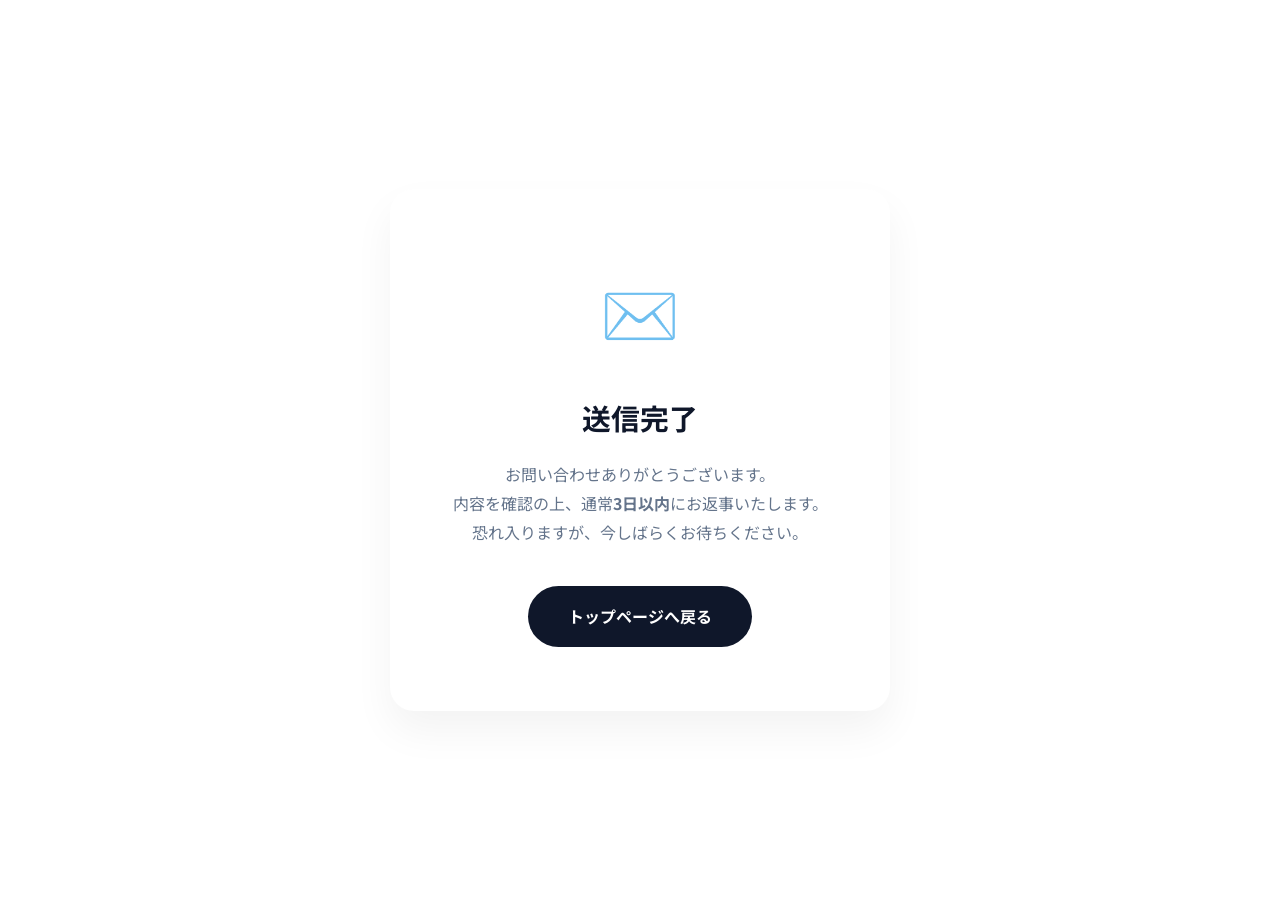
<file: thanks.html>
<!DOCTYPE html>
<html lang="ja">

<head>
    <meta charset="UTF-8">
    <meta name="viewport" content="width=device-width, initial-scale=1.0">
    <title>送信完了 | THE LOCAL DX</title>
    <link rel="preconnect" href="https://fonts.googleapis.com">
    <link rel="preconnect" href="https://fonts.gstatic.com" crossorigin>
    <link
        href="https://fonts.googleapis.com/css2?family=Outfit:wght@400;700;900&family=Noto+Sans+JP:wght@400;500;700&display=swap"
        rel="stylesheet">
    <link rel="stylesheet" href="style.css">
    <style>
        .thanks-container {
            height: 100vh;
            display: flex;
            align-items: center;
            justify-content: center;
            text-align: center;
            padding: 0 1.5rem;
        }

        .thanks-content {
            background: var(--white);
            padding: 4rem 2rem;
            border-radius: 24px;
            box-shadow: 0 20px 40px rgba(0, 0, 0, 0.05);
            max-width: 500px;
            width: 100%;
        }

        .thanks-icon {
            font-size: 4rem;
            margin-bottom: 1.5rem;
            display: inline-block;
        }

        .thanks-title {
            font-size: 1.8rem;
            font-weight: 700;
            margin-bottom: 1rem;
            color: var(--primary);
        }

        .thanks-text {
            color: var(--text-muted);
            line-height: 1.8;
            margin-bottom: 2.5rem;
        }

        .btn-home {
            display: inline-block;
            background: var(--primary);
            color: var(--white);
            text-decoration: none;
            padding: 1rem 2.5rem;
            border-radius: 50px;
            font-weight: 700;
            transition: var(--transit);
        }

        .btn-home:hover {
            transform: translateY(-2px);
            box-shadow: 0 8px 16px rgba(0, 0, 0, 0.1);
        }
    </style>
</head>

<body>
    <div class="thanks-container">
        <div class="thanks-content">
            <span class="thanks-icon">✉️</span>
            <h1 class="thanks-title">送信完了</h1>
            <p class="thanks-text">
                お問い合わせありがとうございます。<br>
                内容を確認の上、通常<strong>3日以内</strong>にお返事いたします。<br>
                恐れ入りますが、今しばらくお待ちください。
            </p>
            <a href="index.html" class="btn-home">トップページへ戻る</a>
        </div>
    </div>
</body>

</html>
</file>
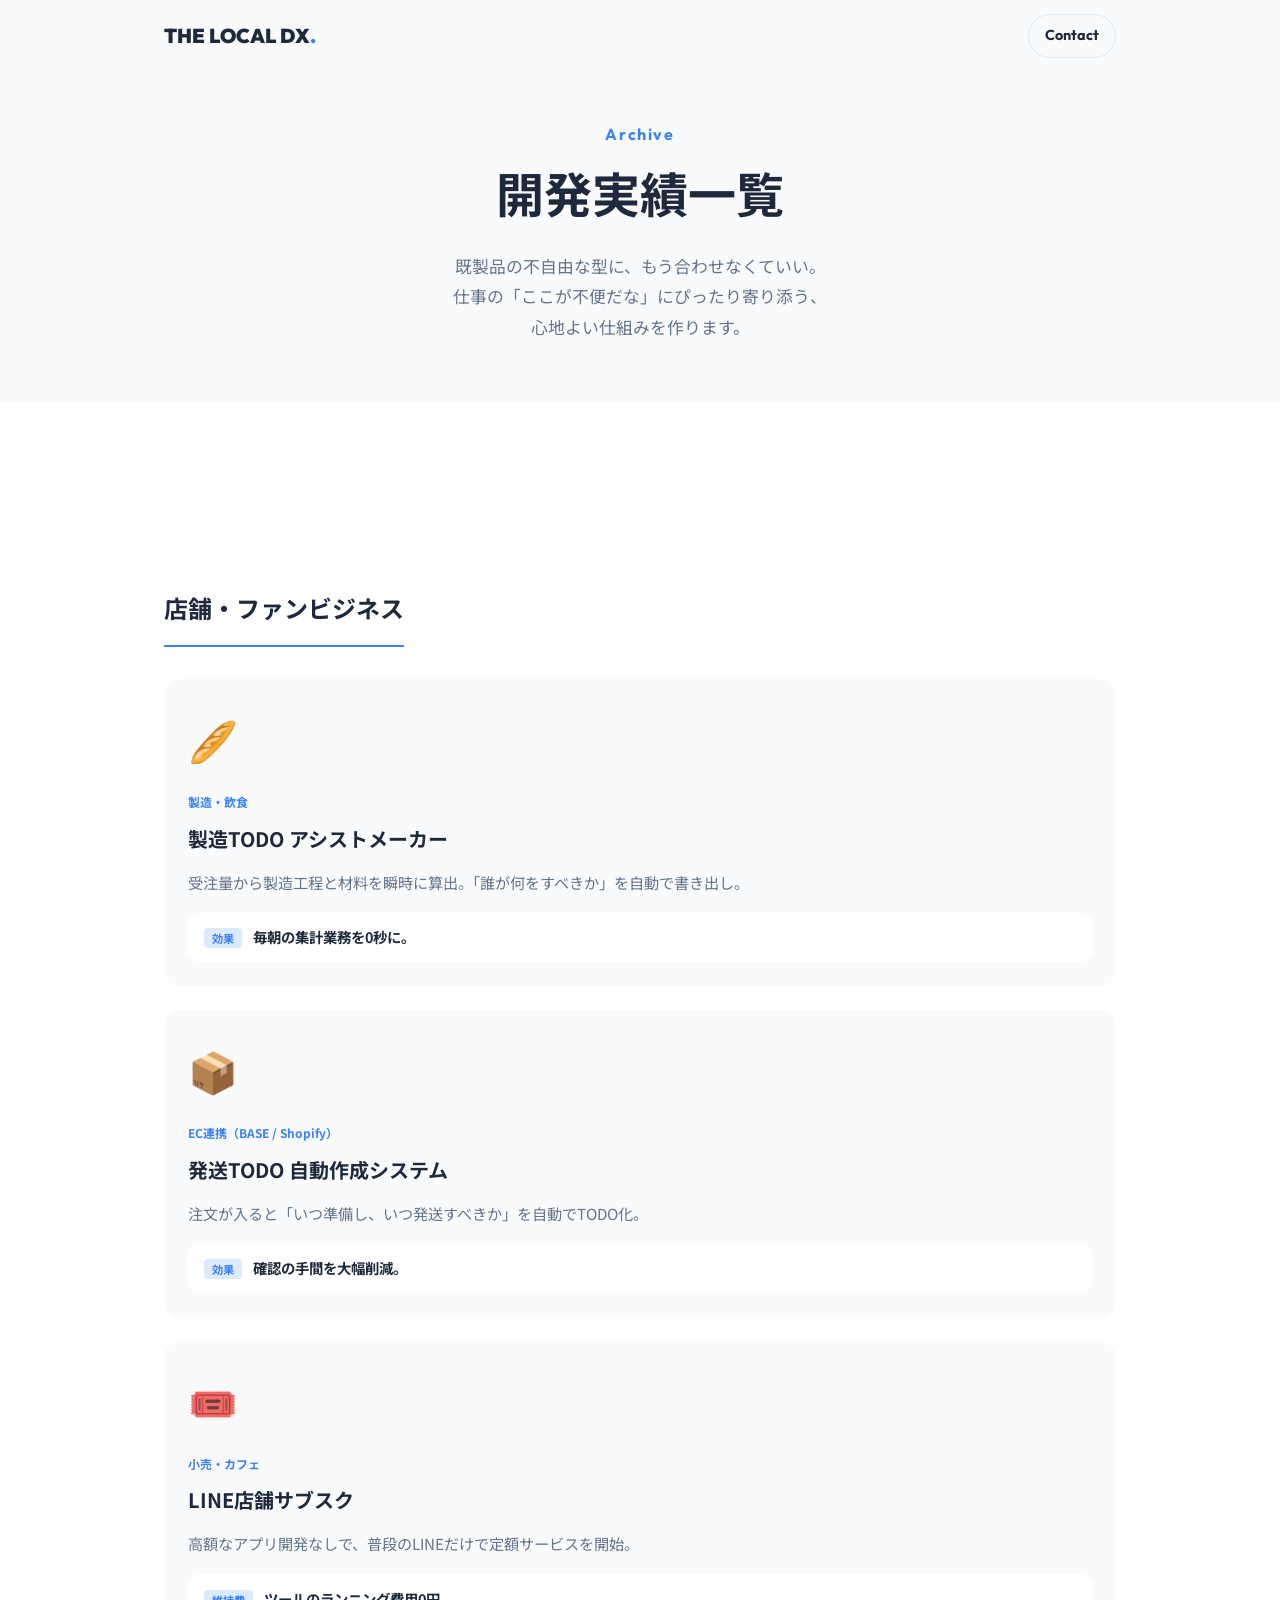
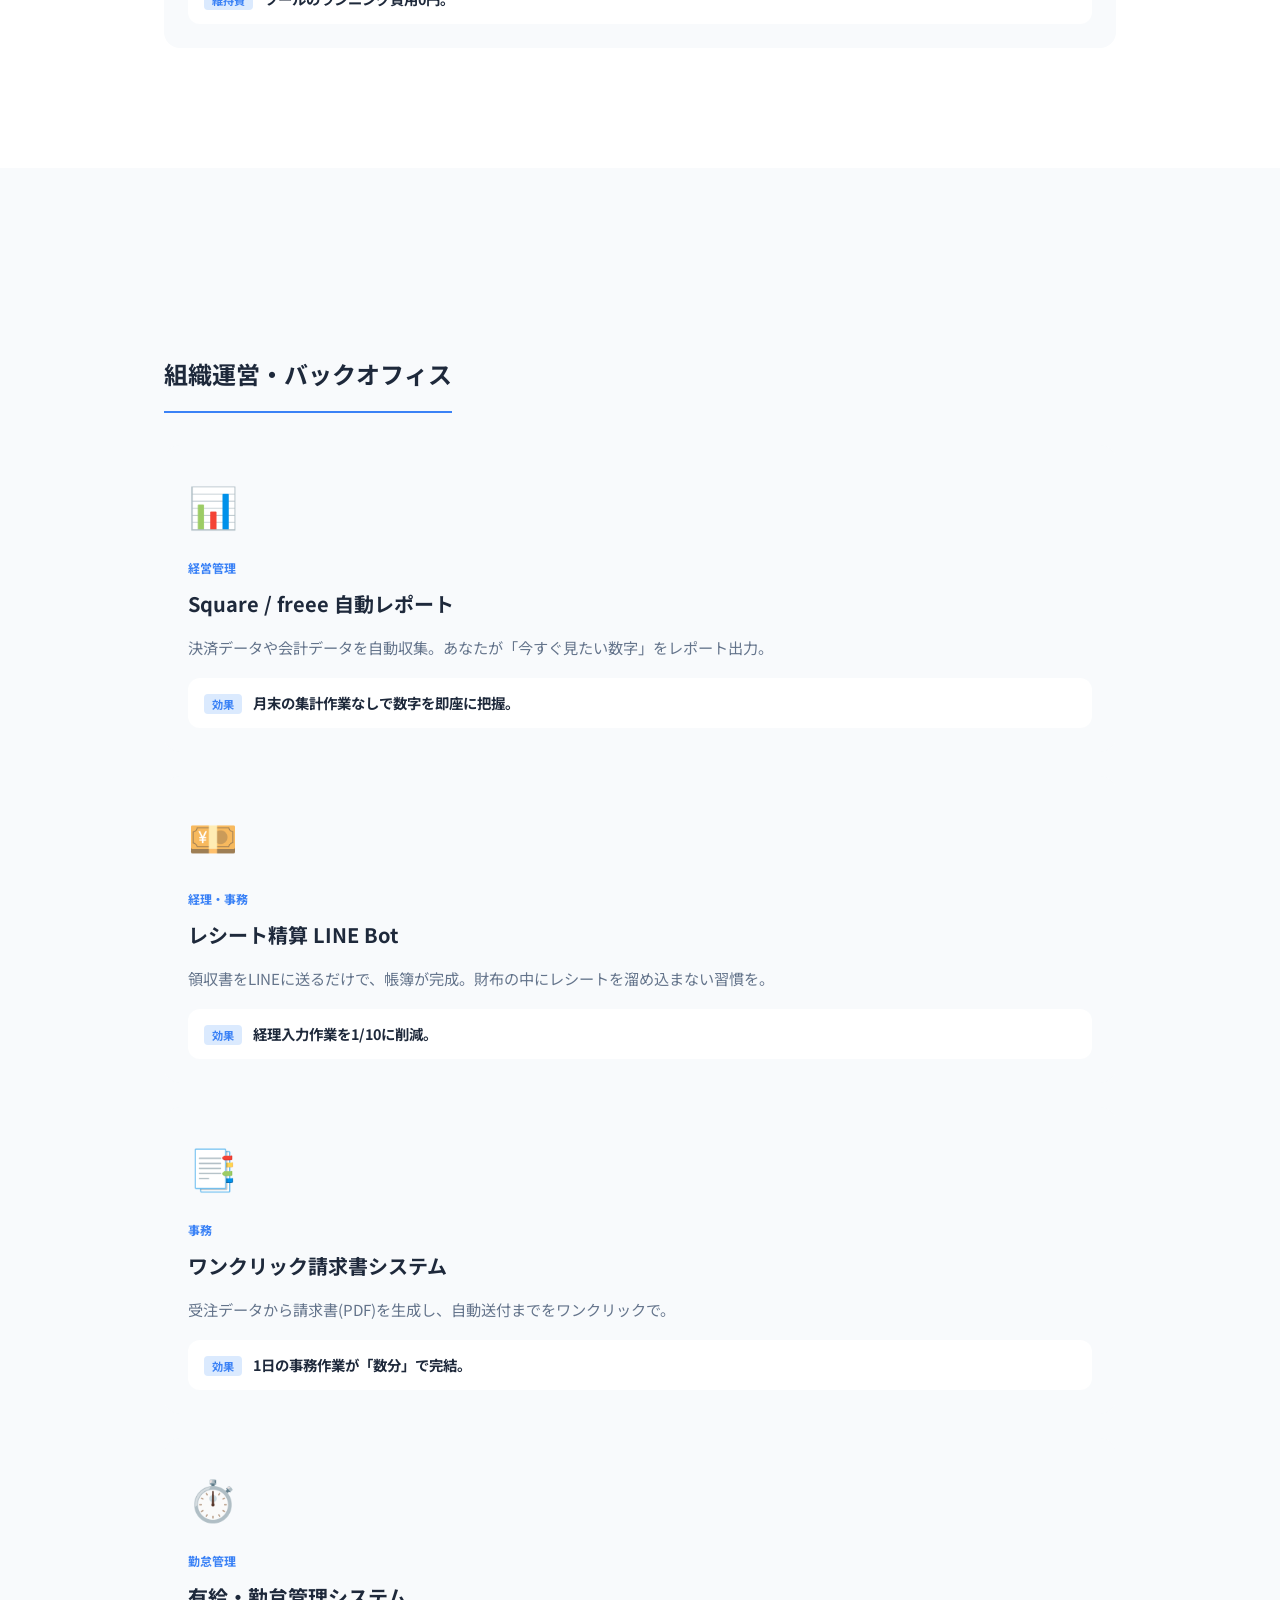
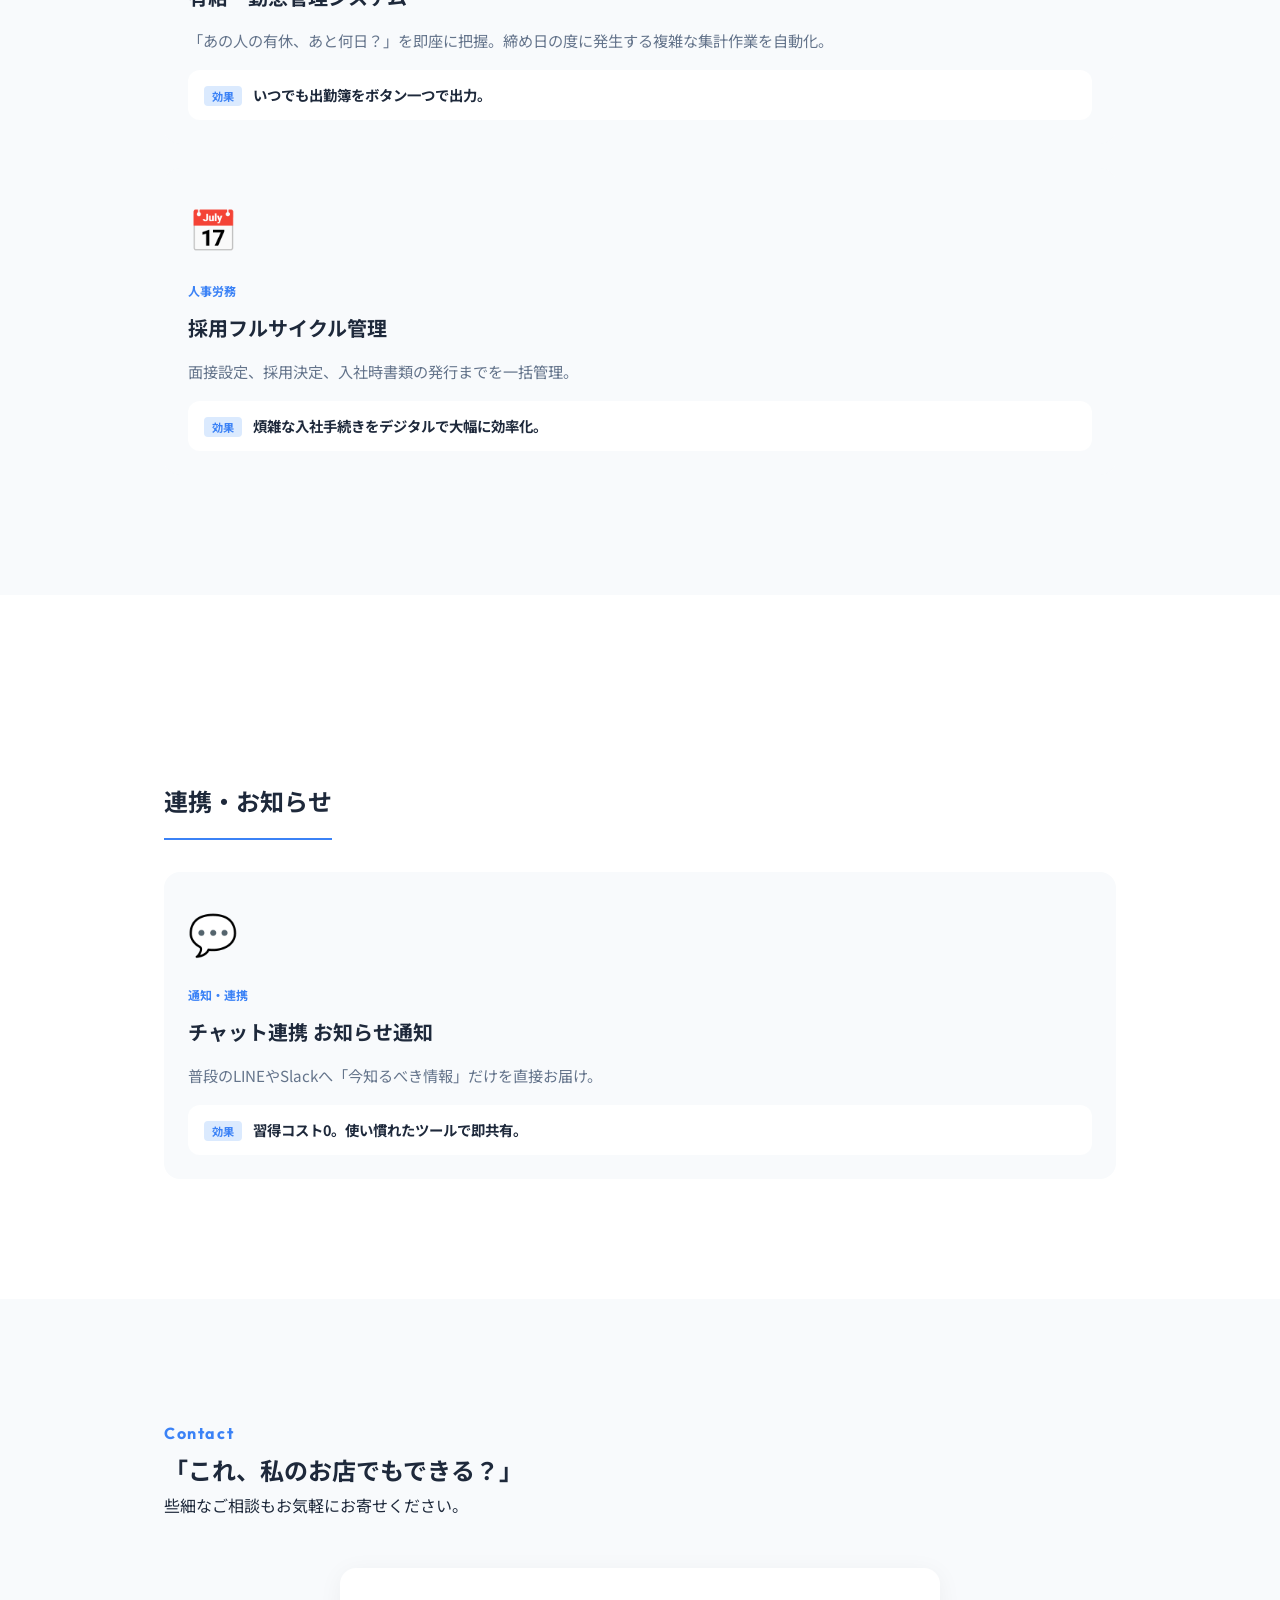
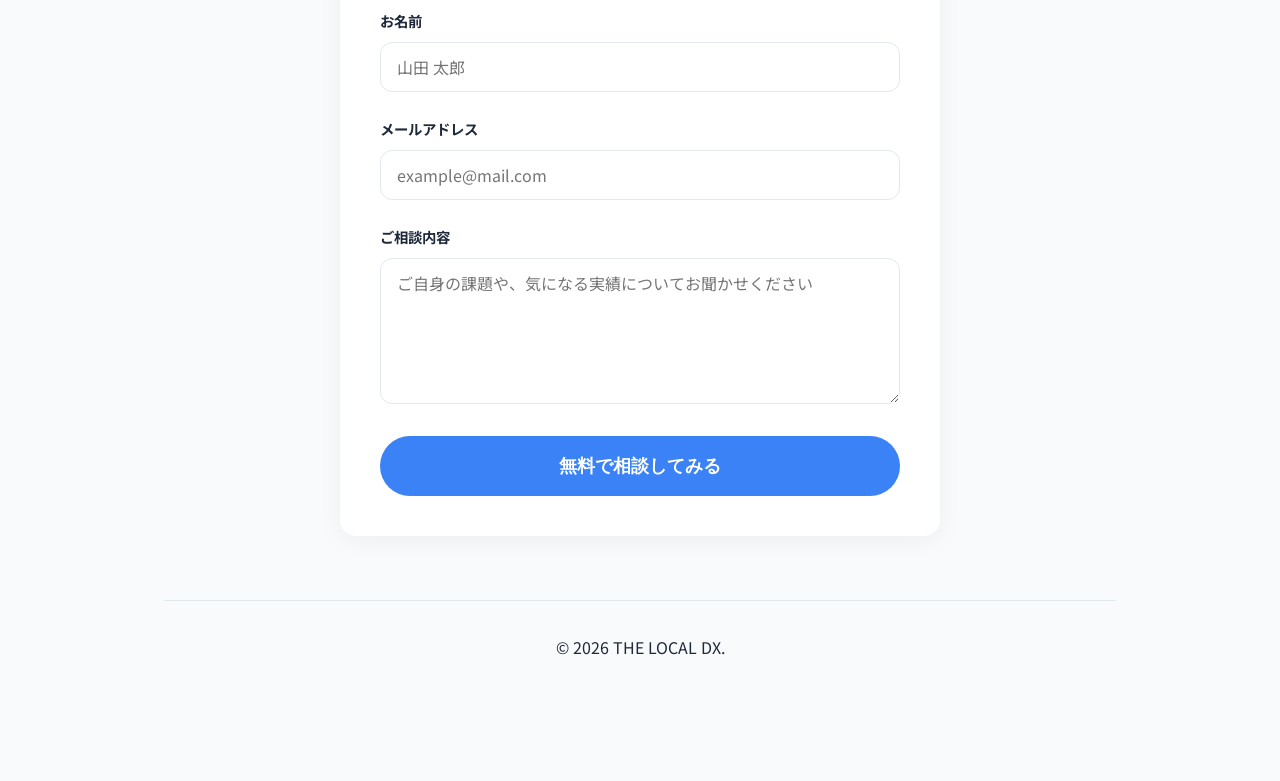
<file: works.html>
<!DOCTYPE html>
<html lang="ja">

<head>
    <meta charset="UTF-8">
    <meta name="viewport" content="width=device-width, initial-scale=1.0">
    <title>Works | THE LOCAL DX - 開発実績一覧</title>
    <link rel="preconnect" href="https://fonts.googleapis.com">
    <link rel="preconnect" href="https://fonts.gstatic.com" crossorigin>
    <link
        href="https://fonts.googleapis.com/css2?family=Outfit:wght@400;700;900&family=Noto+Sans+JP:wght@400;500;700&display=swap"
        rel="stylesheet">
    <link rel="stylesheet" href="style.css">
    <style>
        .works-hero {
            padding: 120px 0 60px;
            background: var(--bg-sub);
            text-align: center;
        }

        .works-hero h1 {
            font-size: clamp(2rem, 8vw, 3rem);
            margin-bottom: 1rem;
        }

        .category-title {
            margin-top: 4rem;
            margin-bottom: 2rem;
            padding-bottom: 1rem;
            border-bottom: 2px solid var(--accent);
            display: inline-block;
        }
    </style>
</head>

<body>

    <header class="header">
        <div class="container header-inner">
            <h2 class="logo"><a href="index.html" style="text-decoration:none; color:inherit;">THE LOCAL
                    DX<span>.</span></a></h2>
            <a href="index.html#contact" class="header-link">Contact</a>
        </div>
    </header>

    <main>
        <section class="works-hero">
            <div class="container">
                <p class="sub-title">Archive</p>
                <h1>開発実績一覧</h1>
                <p class="hero-text" style="max-width: 600px; margin: 0 auto;">
                    既製品の不自由な型に、もう合わせなくていい。<br>
                    仕事の「ここが不便だな」にぴったり寄り添う、<br>
                    心地よい仕組みを作ります。
                </p>
            </div>
        </section>

        <!-- カテゴリ1: 店舗・ファンビジネス -->
        <section class="section-padding">
            <div class="container">
                <h2 class="category-title">店舗・ファンビジネス</h2>
                <div class="work-grid">
                    <article class="work-card">
                        <div class="work-image">🥖</div>
                        <div class="work-content">
                            <span class="category">製造・飲食</span>
                            <h3>製造TODO アシストメーカー</h3>
                            <p class="problem">受注量から製造工程と材料を瞬時に算出。「誰が何をすべきか」を自動で書き出し。</p>
                            <div class="result"><span class="r-badge">効果</span> 毎朝の集計業務を0秒に。</div>
                        </div>
                    </article>
                    <article class="work-card">
                        <div class="work-image">📦</div>
                        <div class="work-content">
                            <span class="category">EC連携（BASE / Shopify）</span>
                            <h3>発送TODO 自動作成システム</h3>
                            <p class="problem">注文が入ると「いつ準備し、いつ発送すべきか」を自動でTODO化。</p>
                            <div class="result"><span class="r-badge">効果</span> 確認の手間を大幅削減。</div>
                        </div>
                    </article>
                    <article class="work-card">
                        <div class="work-image">🎟️</div>
                        <div class="work-content">
                            <span class="category">小売・カフェ</span>
                            <h3>LINE店舗サブスク</h3>
                            <p class="problem">高額なアプリ開発なしで、普段のLINEだけで定額サービスを開始。</p>
                            <div class="result"><span class="r-badge">維持費</span> ツールのランニング費用0円。</div>
                        </div>
                    </article>
                </div>
            </div>
        </section>

        <!-- カテゴリ2: 組織運営・バックオフィス -->
        <section class="section-padding" style="background: var(--bg-sub);">
            <div class="container">
                <h2 class="category-title">組織運営・バックオフィス</h2>
                <div class="work-grid">
                    <article class="work-card">
                        <div class="work-image">📊</div>
                        <div class="work-content">
                            <span class="category">経営管理</span>
                            <h3>Square / freee 自動レポート</h3>
                            <p class="problem">決済データや会計データを自動収集。あなたが「今すぐ見たい数字」をレポート出力。</p>
                            <div class="result"><span class="r-badge">効果</span> 月末の集計作業なしで数字を即座に把握。</div>
                        </div>
                    </article>
                    <article class="work-card">
                        <div class="work-image">💴</div>
                        <div class="work-content">
                            <span class="category">経理・事務</span>
                            <h3>レシート精算 LINE Bot</h3>
                            <p class="problem">領収書をLINEに送るだけで、帳簿が完成。財布の中にレシートを溜め込まない習慣を。</p>
                            <div class="result"><span class="r-badge">効果</span> 経理入力作業を1/10に削減。</div>
                        </div>
                    </article>
                    <article class="work-card">
                        <div class="work-image">📑</div>
                        <div class="work-content">
                            <span class="category">事務</span>
                            <h3>ワンクリック請求書システム</h3>
                            <p class="problem">受注データから請求書(PDF)を生成し、自動送付までをワンクリックで。</p>
                            <div class="result"><span class="r-badge">効果</span> 1日の事務作業が「数分」で完結。</div>
                        </div>
                    </article>
                    <article class="work-card">
                        <div class="work-image">⏱️</div>
                        <div class="work-content">
                            <span class="category">勤怠管理</span>
                            <h3>有給・勤怠管理システム</h3>
                            <p class="problem">「あの人の有休、あと何日？」を即座に把握。締め日の度に発生する複雑な集計作業を自動化。</p>
                            <div class="result"><span class="r-badge">効果</span> いつでも出勤簿をボタン一つで出力。</div>
                        </div>
                    </article>
                    <article class="work-card">
                        <div class="work-image">📅</div>
                        <div class="work-content">
                            <span class="category">人事労務</span>
                            <h3>採用フルサイクル管理</h3>
                            <p class="problem">面接設定、採用決定、入社時書類の発行までを一括管理。</p>
                            <div class="result"><span class="r-badge">効果</span> 煩雑な入社手続きをデジタルで大幅に効率化。</div>
                        </div>
                    </article>
                </div>
            </div>
        </section>

        <!-- カテゴリ3: 連携・通知 -->
        <section class="section-padding">
            <div class="container">
                <h2 class="category-title">連携・お知らせ</h2>
                <div class="work-grid">
                    <article class="work-card">
                        <div class="work-image">💬</div>
                        <div class="work-content">
                            <span class="category">通知・連携</span>
                            <h3>チャット連携 お知らせ通知</h3>
                            <p class="problem">普段のLINEやSlackへ「今知るべき情報」だけを直接お届け。</p>
                            <div class="result"><span class="r-badge">効果</span> 習得コスト0。使い慣れたツールで即共有。</div>
                        </div>
                    </article>
                </div>
            </div>
        </section>
    </main>

    <footer id="contact" class="footer section-padding">
        <div class="container">
            <div class="section-title text-center">
                <p class="sub-title">Contact</p>
                <h2 class="footer-title">「これ、私のお店でもできる？」</h2>
                <p class="footer-text">些細なご相談もお気軽にお寄せください。</p>
            </div>

            <form action="https://formsubmit.co/shtorishir0816@gmail.com" method="POST" class="contact-form"
                id="contactForm">
                <input type="hidden" name="_next" value="https://sei0816.github.io/the-local-dx/thanks.html">
                <input type="hidden" name="_captcha" value="false">

                <div class="form-group">
                    <label for="name">お名前</label>
                    <input type="text" name="name" id="name" placeholder="山田 太郎" required>
                </div>

                <div class="form-group">
                    <label for="email">メールアドレス</label>
                    <input type="email" name="email" id="email" placeholder="example@mail.com" required>
                </div>

                <div class="form-group">
                    <label for="message">ご相談内容</label>
                    <textarea name="message" id="message" rows="5" placeholder="ご自身の課題や、気になる実績についてお聞かせください"
                        required></textarea>
                </div>

                <button type="submit" class="btn-primary-large">無料で相談してみる</button>
            </form>

            <div class="footer-bottom">
                <p class="copyright">&copy; 2026 THE LOCAL DX.</p>
            </div>
        </div>
    </footer>

    <!-- 確認用モーダル -->
    <div class="modal-overlay" id="modalOverlay">
        <div class="modal-content">
            <h3 class="modal-title">内容のご確認</h3>

            <div class="confirm-item">
                <p class="confirm-label">お名前</p>
                <p class="confirm-value" id="confirmName"></p>
            </div>

            <div class="confirm-item">
                <p class="confirm-label">メールアドレス</p>
                <p class="confirm-value" id="confirmEmail"></p>
            </div>

            <div class="confirm-item">
                <p class="confirm-label">ご相談内容</p>
                <p class="confirm-value" id="confirmMessage"></p>
            </div>

            <div class="modal-actions">
                <button type="button" class="btn-modal btn-back" id="backBtn">修正する</button>
                <button type="button" class="btn-modal btn-send" id="finalSendBtn">この内容で送信</button>
            </div>
        </div>
    </div>

    <script>
        const contactForm = document.getElementById('contactForm');
        const modalOverlay = document.getElementById('modalOverlay');
        const backBtn = document.getElementById('backBtn');
        const finalSendBtn = document.getElementById('finalSendBtn');

        const confirmName = document.getElementById('confirmName');
        const confirmEmail = document.getElementById('confirmEmail');
        const confirmMessage = document.getElementById('confirmMessage');

        contactForm.addEventListener('submit', function (e) {
            e.preventDefault();
            confirmName.textContent = document.getElementById('name').value;
            confirmEmail.textContent = document.getElementById('email').value;
            confirmMessage.textContent = document.getElementById('message').value;
            modalOverlay.classList.add('active');
        });

        backBtn.addEventListener('click', function () {
            modalOverlay.classList.remove('active');
        });

        finalSendBtn.addEventListener('click', function () {
            contactForm.submit();
        });

        modalOverlay.addEventListener('click', function (e) {
            if (e.target === modalOverlay) {
                modalOverlay.classList.remove('active');
            }
        });
    </script>
</body>

</html>
</file>
<file: style.css>
:root {
    --primary: #0F172A;
    --accent: #3B82F6;
    --accent-glow: rgba(59, 130, 246, 0.4);
    --bg-main: #FFFFFF;
    --bg-sub: #F8FAFC;
    --text-main: #1E293B;
    --text-muted: #64748B;
    --white: #FFFFFF;
    --radius-lg: 32px;
    --radius-md: 16px;
    --transit: 0.3s cubic-bezier(0.23, 1, 0.32, 1);
}

/* Base Styles */
* {
    margin: 0;
    padding: 0;
    box-sizing: border-box;
    -webkit-tap-highlight-color: transparent;
}

html {
    scroll-behavior: smooth;
    font-size: 16px;
}

body {
    font-family: 'Noto Sans JP', sans-serif;
    color: var(--text-main);
    background-color: var(--bg-main);
    line-height: 1.8;
    word-break: break-word;
    overflow-x: hidden;
}

.container {
    width: 100%;
    max-width: 1000px;
    margin: 0 auto;
    padding: 0 1.5rem;
}

/* Header */
.header {
    height: 72px;
    display: flex;
    align-items: center;
    position: absolute;
    top: 0;
    width: 100%;
    z-index: 100;
}

.header-inner {
    display: flex;
    justify-content: space-between;
    align-items: center;
}

.logo {
    font-family: 'Outfit', sans-serif;
    font-size: 1.25rem;
    font-weight: 900;
}

.logo span {
    color: var(--accent);
}

.header-link {
    font-family: 'Outfit', sans-serif;
    text-decoration: none;
    color: var(--text-main);
    font-weight: 700;
    font-size: 0.9rem;
    padding: 8px 16px;
    border: 1px solid #E2E8F0;
    border-radius: 50px;
}

/* Hero */
.hero {
    min-height: 90vh;
    display: flex;
    align-items: center;
    background: radial-gradient(circle at top right, #EFF6FF 0%, #FFFFFF 60%);
    padding-top: 100px;
}

.hero-badge {
    display: inline-block;
    background: var(--accent);
    color: var(--white);
    font-family: 'Outfit', sans-serif;
    font-weight: 700;
    font-size: 0.8rem;
    padding: 4px 12px;
    border-radius: 100px;
    margin-bottom: 1.5rem;
}

.hero-title {
    font-size: clamp(1.8rem, 8vw, 2.8rem);
    font-weight: 700;
    line-height: 1.3;
    margin-bottom: 1.5rem;
    letter-spacing: -0.02em;
}

.hero-title span {
    color: var(--accent);
}

.hero-text {
    font-size: 1.05rem;
    color: var(--text-muted);
    max-width: 500px;
}

.scroll-indicator {
    margin-top: 4rem;
    font-family: 'Outfit', sans-serif;
    font-size: 0.75rem;
    text-transform: uppercase;
    letter-spacing: 0.2rem;
    color: var(--text-muted);
    position: relative;
    padding-left: 40px;
}

.scroll-indicator::before {
    content: '';
    position: absolute;
    left: 0;
    top: 50%;
    width: 30px;
    height: 1px;
    background: var(--text-muted);
}

/* Works Card */
.section-padding {
    padding: clamp(80px, 10vw, 120px) 0;
}

.section-title {
    margin-bottom: 3rem;
}

.sub-title {
    font-family: 'Outfit', sans-serif;
    color: var(--accent);
    font-weight: 700;
    letter-spacing: 0.1em;
}

.work-grid {
    display: grid;
    gap: 1.5rem;
}

.work-card {
    background: var(--bg-sub);
    border-radius: var(--radius-md);
    padding: 1.5rem;
    transition: var(--transit);
}

.work-card:active {
    transform: scale(0.98);
}

.work-image {
    font-size: 2.5rem;
    margin-bottom: 1rem;
}

.category {
    font-size: 0.75rem;
    font-weight: 700;
    color: var(--accent);
    margin-bottom: 0.5rem;
    display: block;
}

.work-card h3 {
    font-size: 1.25rem;
    margin-bottom: 0.75rem;
}

.problem {
    font-size: 0.95rem;
    color: var(--text-muted);
    margin-bottom: 1rem;
}

.result {
    padding: 0.75rem 1rem;
    background: var(--white);
    border-radius: 12px;
    font-size: 0.9rem;
    font-weight: 700;
}

.r-badge {
    background: #DBEAFE;
    color: var(--accent);
    padding: 2px 8px;
    border-radius: 4px;
    margin-right: 8px;
    font-size: 0.7rem;
}

/* Philosophy */
.philosophy {
    background: var(--primary);
    color: var(--white);
    border-radius: var(--radius-lg) var(--radius-lg) 0 0;
}

.philosophy h2 {
    font-size: 1.8rem;
    margin-bottom: 1.5rem;
}

.philosophy p {
    font-size: 1rem;
    color: #94A3B8;
}

/* Works More Button */
.works-more {
    margin-top: 4rem;
    text-align: center;
}

.btn-outline {
    display: inline-block;
    padding: 16px 32px;
    border: 2px solid var(--accent);
    color: var(--accent);
    text-decoration: none;
    border-radius: 50px;
    font-weight: 700;
    transition: var(--transit);
}

.btn-outline:hover {
    background: var(--accent);
    color: var(--white);
    transform: translateY(-2px);
    box-shadow: 0 8px 16px var(--accent-glow);
}

/* Footer & Contact Form */
.footer {
    background: var(--bg-sub);
}

.footer-bottom {
    margin-top: 4rem;
    padding-top: 2rem;
    border-top: 1px solid #E2E8F0;
    text-align: center;
}

.contact-form {
    max-width: 600px;
    margin: 3rem auto 0;
    background: var(--white);
    padding: 2.5rem;
    border-radius: var(--radius-md);
    box-shadow: 0 4px 24px rgba(0, 0, 0, 0.05);
}

.form-group {
    margin-bottom: 1.5rem;
}

.form-group label {
    display: block;
    font-weight: 700;
    font-size: 0.9rem;
    margin-bottom: 0.5rem;
    color: var(--text-main);
}

.form-group input,
.form-group textarea {
    width: 100%;
    padding: 12px 16px;
    border: 1px solid #E2E8F0;
    border-radius: 12px;
    font-family: inherit;
    font-size: 1rem;
    transition: var(--transit);
    outline: none;
}

.form-group input:focus,
.form-group textarea:focus {
    border-color: var(--accent);
    box-shadow: 0 0 0 4px var(--accent-glow);
}

.btn-primary-large {
    width: 100%;
    background: var(--accent);
    color: var(--white);
    border: none;
    padding: 18px;
    border-radius: 50px;
    font-size: 1.1rem;
    font-weight: 700;
    cursor: pointer;
    transition: var(--transit);
}

.btn-primary-large:hover {
    transform: translateY(-2px);
    box-shadow: 0 12px 24px var(--accent-glow);
}


/* --- Tools Section --- */
.tools {
    background-color: var(--white);
}

.section-desc {
    margin: 1.5rem auto 0;
    color: var(--text-muted);
    font-size: 1rem;
    max-width: 600px;
    line-height: 1.6;
    text-align: center;
}

.tool-layout {
    margin-top: 3.5rem;
    display: flex;
    flex-direction: column;
    gap: 1.5rem;
}

/* Google Suite Group */
.tool-group {
    background: #F1F5F9;
    padding: 2rem 1.5rem;
    border-radius: var(--radius-md);
    border: 1px dashed #CBD5E1;
}

.group-label {
    font-size: 0.8rem;
    font-weight: 700;
    color: var(--text-muted);
    text-transform: uppercase;
    letter-spacing: 0.05em;
    margin-bottom: 1.5rem;
    text-align: center;
}

.group-grid {
    display: grid;
    grid-template-columns: repeat(3, 1fr);
    gap: 0.75rem;
}

.platform-grid {
    display: grid;
    grid-template-columns: repeat(2, 1fr);
    gap: 0.75rem;
}

.tool-card {
    background: var(--white);
    padding: 1rem 0.5rem;
    border-radius: var(--radius-md);
    display: flex;
    flex-direction: column;
    align-items: center;
    border: 1px solid transparent;
    transition: var(--transit);
    height: 100%;
}

.tool-card.mini {
    padding: 0.75rem 0.25rem;
}

.tool-card.highlight {
    background: var(--white);
    border-bottom: 3px solid var(--accent);
}

.tool-card.accent-ai {
    background: linear-gradient(to bottom right, #FFFFFF, #EFF6FF);
}

.tool-logo-box {
    width: 44px;
    height: 44px;
    background: var(--bg-sub);
    border-radius: 10px;
    display: flex;
    align-items: center;
    justify-content: center;
    margin-bottom: 0.75rem;
    position: relative;
    overflow: hidden;
}

.tool-logo {
    position: absolute;
    width: 100%;
    height: 100%;
    object-fit: contain;
    padding: 8px;
    opacity: 0;
    transition: opacity 0.3s;
}

.tool-logo[src^="img/"] {
    opacity: 1;
}

.tool-name {
    font-family: 'Outfit', sans-serif;
    font-size: 0.75rem;
    font-weight: 700;
    color: var(--text-main);
    text-align: center;
    white-space: nowrap;
}

@media (min-width: 768px) {
    .tool-layout {
        flex-direction: row;
        align-items: stretch;
    }

    .tool-group {
        flex: 1.2;
    }

    .platform-grid {
        flex: 2;
        grid-template-columns: repeat(3, 1fr);
    }

    .tool-logo-box {
        width: 52px;
        height: 52px;
    }

    .tool-name {
        font-size: 0.85rem;
    }

    .tool-card:hover {
        transform: translateY(-4px);
        box-shadow: 0 12px 24px rgba(0, 0, 0, 0.05);
        border-color: var(--accent);
    }

    .hero-title {
        font-size: 3.5rem;
    }

    .mobile-cta {
        display: none;
    }
}

/* --- Confirmation Modal --- */
.modal-overlay {
    position: fixed;
    top: 0;
    left: 0;
    width: 100%;
    height: 100%;
    background: rgba(0, 0, 0, 0.4);
    backdrop-filter: blur(8px);
    -webkit-backdrop-filter: blur(8px);
    display: flex;
    align-items: center;
    justify-content: center;
    z-index: 2000;
    opacity: 0;
    visibility: hidden;
    transition: all 0.3s ease;
}

.modal-overlay.active {
    opacity: 1;
    visibility: visible;
}

.modal-content {
    background: var(--white);
    padding: 2.5rem;
    border-radius: 24px;
    width: 90%;
    max-width: 500px;
    box-shadow: 0 20px 40px rgba(0, 0, 0, 0.2);
    transform: translateY(20px);
    transition: all 0.3s ease;
}

.modal-overlay.active .modal-content {
    transform: translateY(0);
}

.modal-title {
    font-size: 1.5rem;
    font-weight: 700;
    margin-bottom: 1.5rem;
    text-align: center;
    color: var(--primary);
}

.confirm-item {
    margin-bottom: 1.2rem;
    padding-bottom: 0.8rem;
    border-bottom: 1px solid #eee;
}

.confirm-label {
    font-size: 0.85rem;
    color: var(--text-muted);
    margin-bottom: 0.4rem;
}

.confirm-value {
    font-size: 1rem;
    font-weight: 500;
    color: var(--text);
    white-space: pre-wrap;
    /* 改行を保持 */
    line-height: 1.5;
}

.modal-actions {
    display: grid;
    grid-template-columns: 1fr 1fr;
    gap: 1rem;
    margin-top: 2rem;
}

.btn-modal {
    padding: 14px;
    border-radius: 50px;
    font-weight: 700;
    cursor: pointer;
    border: none;
    transition: var(--transit);
}

.btn-back {
    background: #f0f0f0;
    color: var(--text);
}

.btn-back:hover {
    background: #e0e0e0;
}

.btn-send {
    background: var(--accent);
    color: var(--white);
}

.btn-send:hover {
    box-shadow: 0 8px 16px var(--accent-glow);
    transform: translateY(-2px);
}

@media (max-width: 480px) {
    .modal-content {
        padding: 1.5rem;
    }

    .modal-actions {
        grid-template-columns: 1fr;
    }
}
</file>
